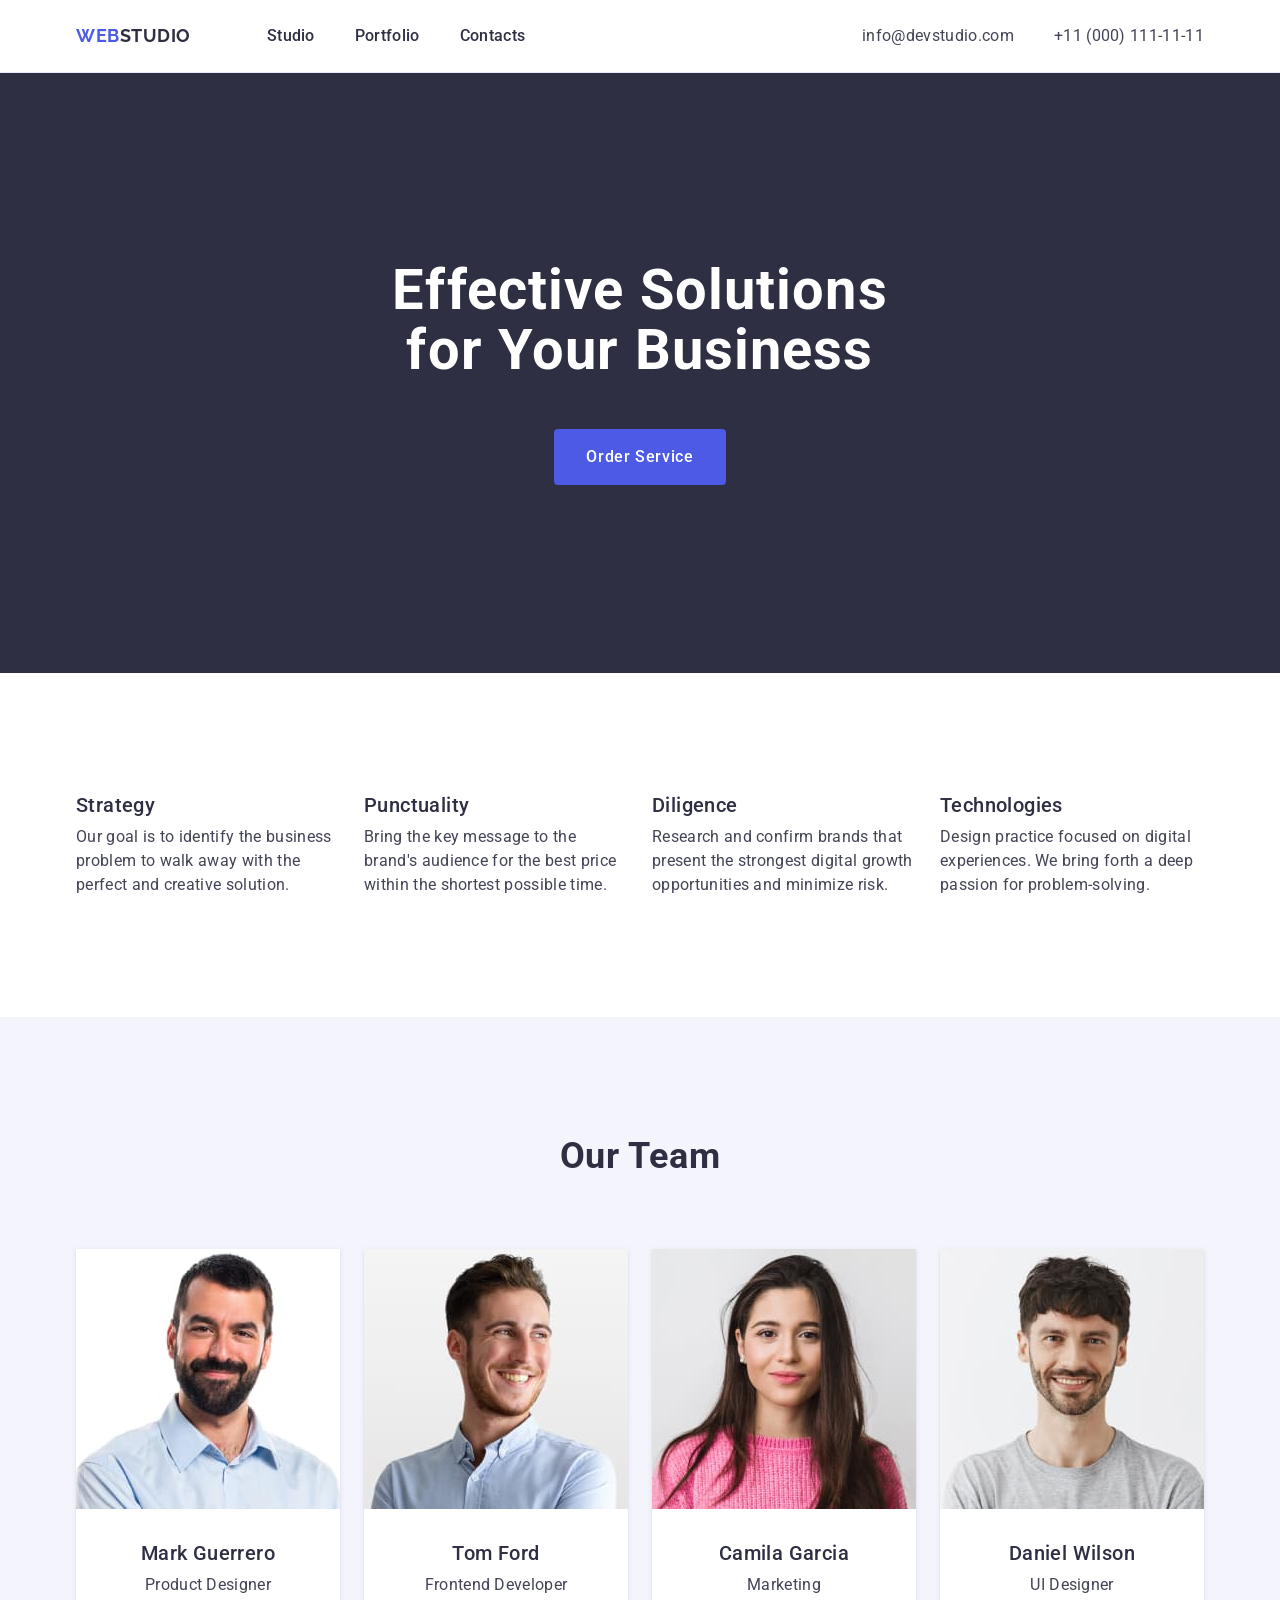
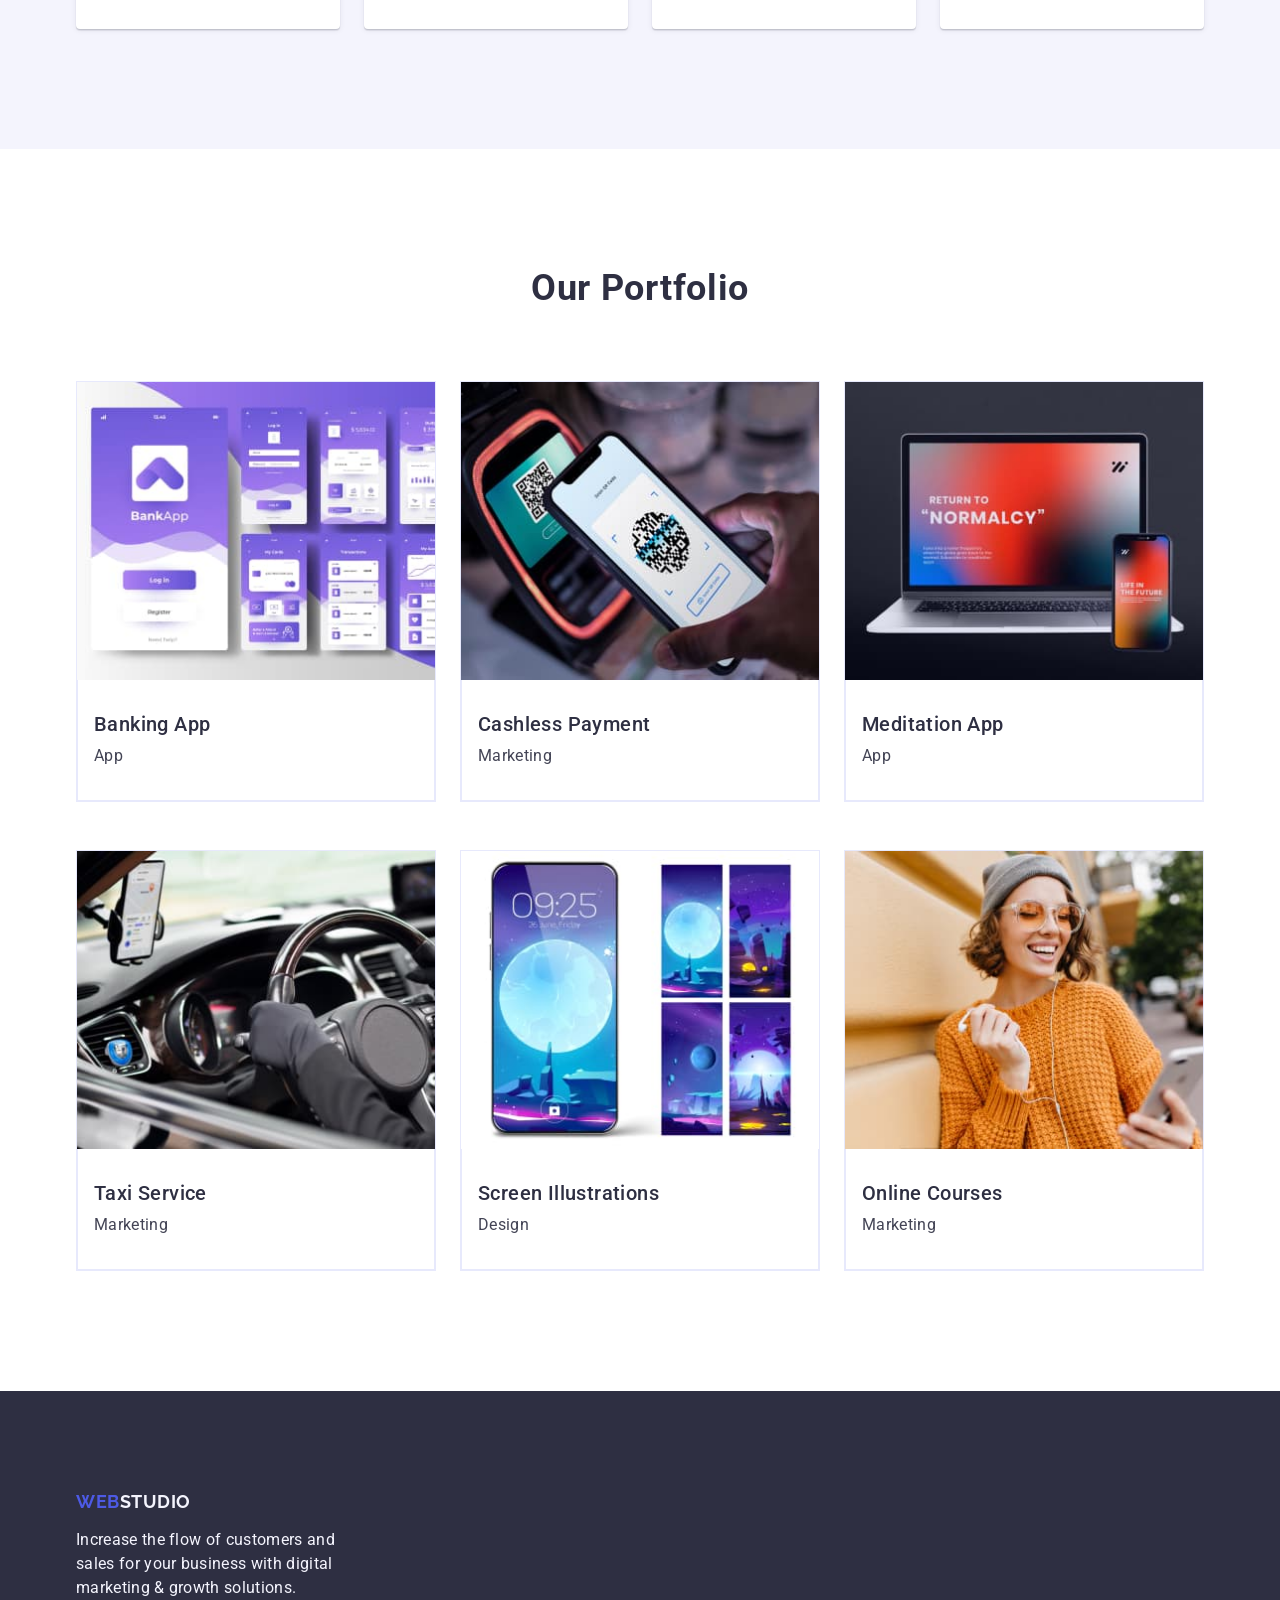
<file: index.html>
<!DOCTYPE html>
<html lang="en">
  <head>
    <meta charset="UTF-8" />
    <meta name="viewport" content="width=device-width, initial-scale=1.0" />
    <meta name="description" content="Effective Solutions for Your Business" />
    <title>WebStudio</title>
    <!-- Favicon -->
    <!-- Fonts -->
    <link rel="preconnect" href="https://fonts.googleapis.com" />
    <link rel="preconnect" href="https://fonts.gstatic.com" crossorigin />
    <link
      href="https://fonts.googleapis.com/css2?family=Raleway:wght@700&family=Roboto:wght@400;500;700&display=swap"
      rel="stylesheet"
    />
    <!-- modern-normalize -->
    <link
      rel="stylesheet"
      href="https://cdn.jsdelivr.net/npm/modern-normalize@2.0.0/modern-normalize.min.css"
    />
    <!-- Custom style -->
    <link rel="stylesheet" href="./css/styles.css" />
  </head>
  <body>
    <!-- *header -->
    <header class="header">
      <div class="header-container container">
        <nav class="header-nav">
          <a class="main-logo" href="./index.html"
            >Web<span class="header-logo-accent">Studio</span></a
          >
          <ul class="header-nav-list">
            <li class="header-nav-item">
              <a class="header-nav-link" href="./index.html">Studio</a>
            </li>
            <li class="header-nav-item">
              <a class="header-nav-link" href="">Portfolio</a>
            </li>
            <li class="header-nav-item">
              <a class="header-nav-link" href="">Contacts</a>
            </li>
          </ul>
        </nav>
        <address class="header-address">
          <ul class="header-address-list">
            <li class="header-address-item">
              <a class="header-address-link" href="mailto:info@devstudio.com"
                >info@devstudio.com</a
              >
            </li>
            <li class="header-address-item">
              <a class="header-address-link" href="tel:+110001111111"
                >+11 (000) 111-11-11</a
              >
            </li>
          </ul>
        </address>
      </div>
    </header>
    <main>
      <!-- *section hero -->
      <section class="hero section">
        <div class="hero-container container">
          <h1 class="hero-titel">Effective Solutions for Your Business</h1>
          <button class="hero-button" type="button">Order Service</button>
        </div>
      </section>
      <!-- *section advantages -->
      <section class="advantages section">
        <div class="container">
          <h2 class="advantages-titel visually-hidden">advantages</h2>
          <ul class="advantages-list">
            <li class="advantages-item">
              <h3 class="advantages-titel-caption">Strategy</h3>
              <p class="advantages-desc">
                Our goal is to identify the business problem to walk away with
                the perfect and creative solution.
              </p>
            </li>
            <li class="advantages-item">
              <h3 class="advantages-titel-caption">Punctuality</h3>
              <p class="advantages-desc">
                Bring the key message to the brand's audience for the best price
                within the shortest possible time.
              </p>
            </li>
            <li class="advantages-item">
              <h3 class="advantages-titel-caption">Diligence</h3>
              <p class="advantages-desc">
                Research and confirm brands that present the strongest digital
                growth opportunities and minimize risk.
              </p>
            </li>
            <li class="advantages-item">
              <h3 class="advantages-titel-caption">Technologies</h3>
              <p class="advantages-desc">
                Design practice focused on digital experiences. We bring forth a
                deep passion for problem-solving.
              </p>
            </li>
          </ul>
        </div>
      </section>
      <!-- *section team -->
      <section class="team section">
        <div class="container">
          <h2 class="team-titel">Our Team</h2>
          <ul class="team-list">
            <li class="team-item">
              <img
                class="team-pic"
                src="./images/team/img-3.jpg"
                alt="photo man"
                width="264"
                height="260"
              />
              <div class="team-wrap">
                <h3 class="team-titel-caption">Mark Guerrero</h3>
                <p class="team-desc">Product Designer</p>
              </div>
            </li>
            <li class="team-item">
              <img
                class="team-pic"
                src="./images/team/img-2.jpg"
                alt="photo man"
                width="264"
                height="260"
              />
              <div class="team-wrap">
                <h3 class="team-titel-caption">Tom Ford</h3>
                <p class="team-desc">Frontend Developer</p>
              </div>
            </li>
            <li class="team-item">
              <img
                class="team-pic"
                src="./images/team/img-1.jpg"
                alt="photo woman"
                width="264"
                height="260"
              />
              <div class="team-wrap">
                <h3 class="team-titel-caption">Camila Garcia</h3>
                <p class="team-desc">Marketing</p>
              </div>
            </li>
            <li class="team-item">
              <img
                class="team-pic"
                src="./images/team/img.jpg"
                alt="photo man"
                width="264"
                height="260"
              />
              <div class="team-wrap">
                <h3 class="team-titel-caption">Daniel Wilson</h3>
                <p class="team-desc">UI Designer</p>
              </div>
            </li>
          </ul>
        </div>
      </section>
      <!-- *our portfolio -->
      <section class="portfolio section">
        <div class="container">
          <h2 class="portfolio-titel">Our Portfolio</h2>
          <ul class="portfolio-list">
            <li class="portfolio-item">
              <img
                class="portfolio-pic"
                src="./images/portfolio/imgportfolio-5.jpg"
                alt="photo banking app"
                width="360"
                height="300"
              />
              <div class="portfolio-wrap">
                <h3 class="portfolio-titel-caption">Banking App</h3>
                <p class="portfolio-desc">App</p>
              </div>
            </li>
            <li class="portfolio-item">
              <img
                class="portfolio-pic"
                src="./images/portfolio/imgportfolio-4.jpg"
                alt="photo phone"
                width="360"
                height="300"
              />
              <div class="portfolio-wrap">
                <h3 class="portfolio-titel-caption">Cashless Payment</h3>
                <p class="portfolio-desc">Marketing</p>
              </div>
            </li>
            <li class="portfolio-item">
              <img
                class="portfolio-pic"
                src="./images/portfolio/imgportfolio-3.jpg"
                alt="photo laptop"
                width="360"
                height="300"
              />
              <div class="portfolio-wrap">
                <h3 class="portfolio-titel-caption">Meditation App</h3>
                <p class="portfolio-desc">App</p>
              </div>
            </li>
            <li class="portfolio-item">
              <img
                class="portfolio-pic"
                src="./images/portfolio/imgportfolio-2.jpg"
                alt="photo car"
                width="360"
                height="300"
              />
              <div class="portfolio-wrap">
                <h3 class="portfolio-titel-caption">Taxi Service</h3>
                <p class="portfolio-desc">Marketing</p>
              </div>
            </li>
            <li class="portfolio-item">
              <img
                class="portfolio-pic"
                src="./images/portfolio/imgportfolio-1.jpg"
                alt="photo phone"
                width="360"
                height="300"
              />
              <div class="portfolio-wrap">
                <h3 class="portfolio-titel-caption">Screen Illustrations</h3>
                <p class="portfolio-desc">Design</p>
              </div>
            </li>
            <li class="portfolio-item">
              <img
                class="portfolio-pic"
                src="./images/portfolio/imgportfolio.jpg"
                alt="photo woman"
                width="360"
                height="300"
              />
              <div class="portfolio-wrap">
                <h3 class="portfolio-titel-caption">Online Courses</h3>
                <p class="portfolio-desc">Marketing</p>
              </div>
            </li>
          </ul>
        </div>
      </section>
    </main>
    <!-- *footer -->
    <footer class="footer">
      <div class="container footer-wrap">
        <a class="main-logo footer-logo" href="./index.html"
          >Web<span class="footer-logo-accent">Studio</span></a
        >
        <p class="footer-desc">
          Increase the flow of customers and sales for your business with
          digital marketing & growth solutions.
        </p>
      </div>
    </footer>
  </body>
</html>
</file>
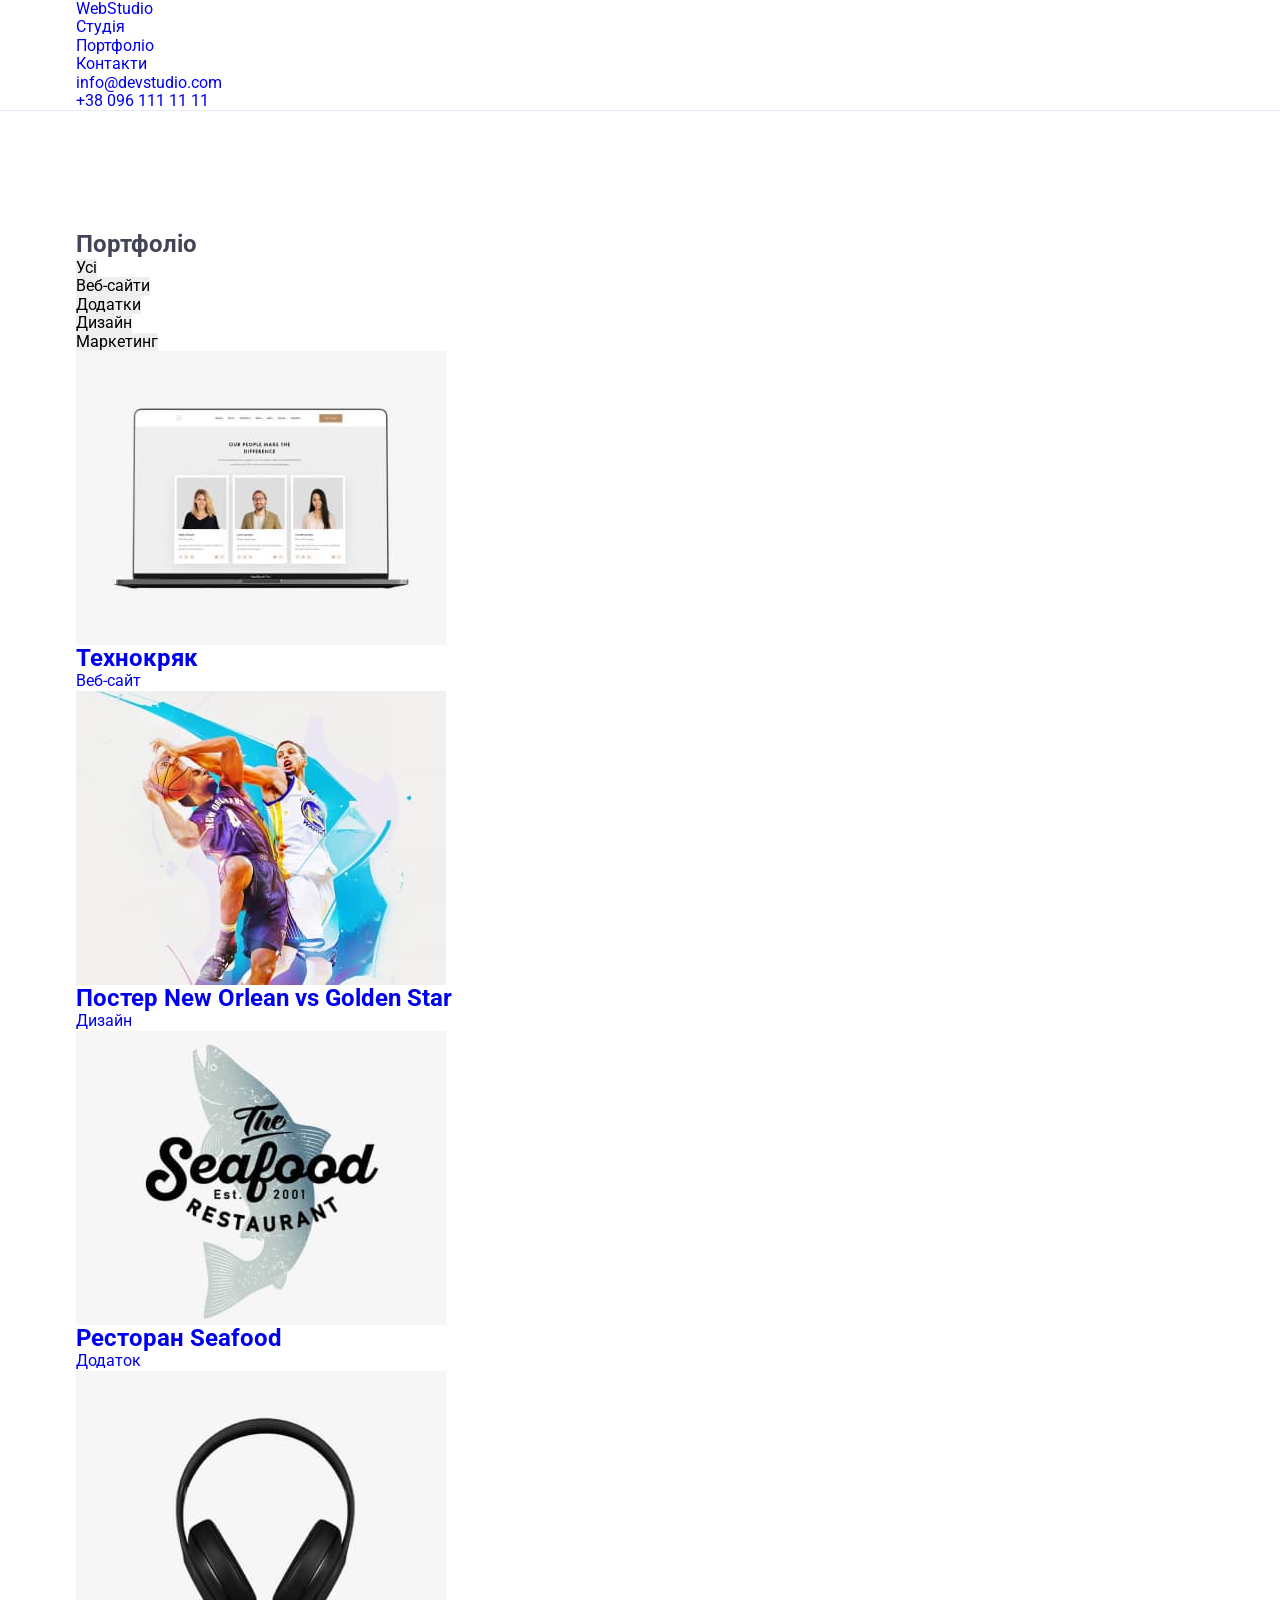
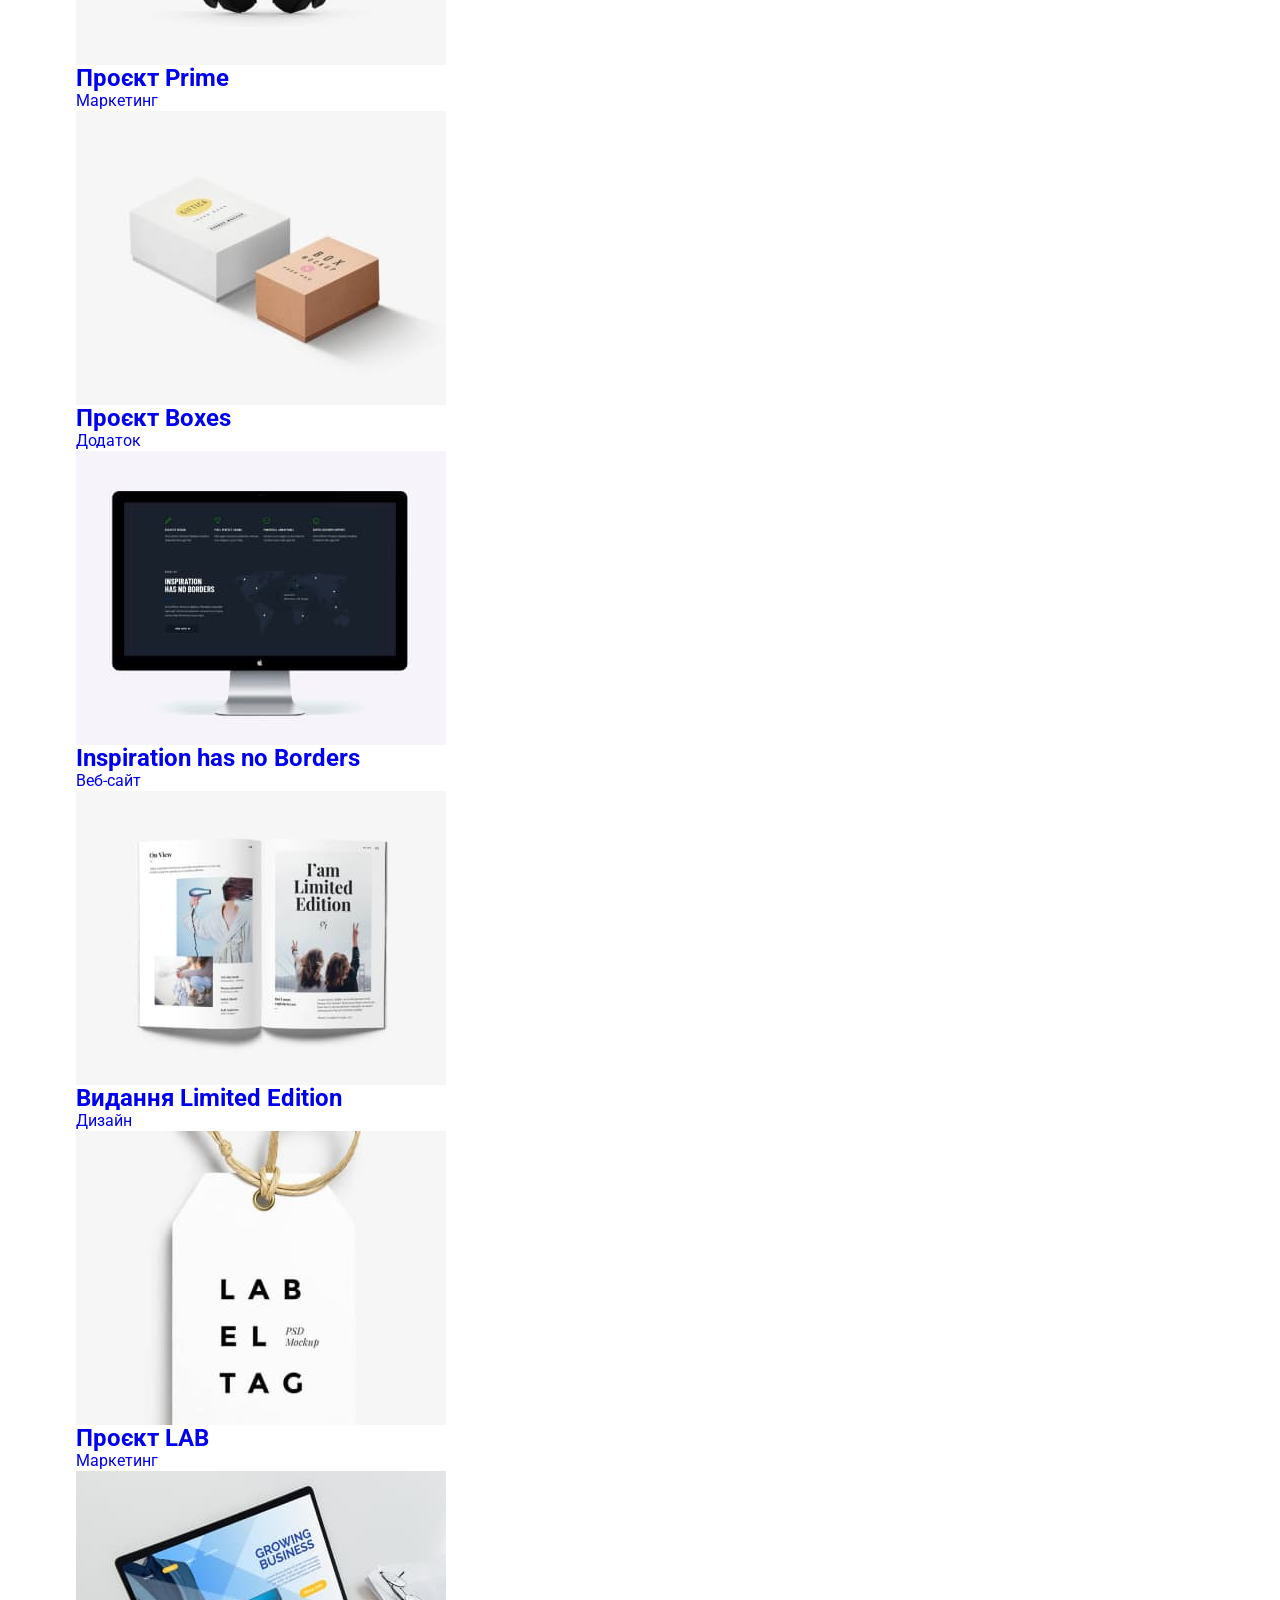
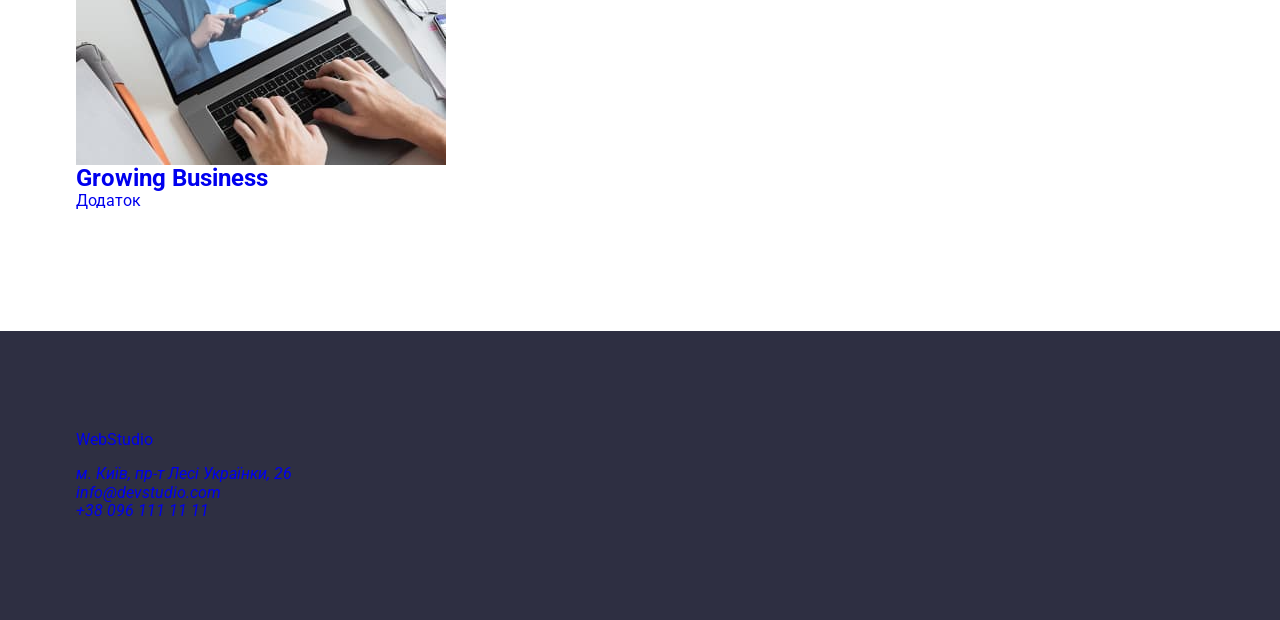
<file: portfolio.html>
<!DOCTYPE html>
<html lang="uk">
  <head>
    <meta charset="UTF-8" />
    <meta http-equiv="X-UA-Compatible" content="IE=edge" />
    <meta name="viewport" content="width=device-width, initial-scale=1.0" />
    <title>Портфоліо</title>
    <link
      href="https://fonts.googleapis.com/css2?family=Raleway:wght@700&family=Roboto:wght@400;500;700;900&display=swap"
      rel="stylesheet"
    />
    <link
      rel="stylesheet"
      href="https://cdnjs.cloudflare.com/ajax/libs/modern-normalize/1.0.0/modern-normalize.min.css"
    />
    <link rel="stylesheet" href="./css/styles.css" />
  </head>
  <body>
    <!-- шапка -->
    <header class="header">
      <div class="container main-nav">
        <nav class="site-nav">
          <a href="./index.html" class="logo link" aria-label="logo"
            ><span lang="en"><span class="logo-web-blue">Web</span>Studio</span></a
          >
          <ul class="list-site-nav list">
            <li class="item">
              <a href="./index.html" class="link link-site-nav">Студія</a>
            </li>
            <li class="item">
              <a href="./portfolio.html" class="link current link-site-nav">Портфоліо</a>
            </li>
            <li class="item"><a href="#" class="link link-site-nav">Контакти</a></li>
          </ul>
        </nav>
        <ul class="list-contacts-header list">
          <li class="item">
            <a href="mailto:info@devstudio.com" class="link-contacts-header link"
              >info@devstudio.com</a
            >
          </li>
          <li class="item">
            <a href="tel:+380961111111" class="link-contacts-header link">+38 096 111 11 11</a>
          </li>
        </ul>
      </div>
    </header>
    <main>
      <section class="section sample-works">
        <div class="container">
          <h1 class="section-titel-hidden">Портфоліо</h1>
          <ul class="list list-filter">
            <li class="button-item"><button type="button" class="button-filter">Усі</button></li>
            <li class="button-item">
              <button type="button" class="button button-filter">Веб-сайти</button>
            </li>
            <li class="button-item">
              <button type="button" class="button button-filter">Додатки</button>
            </li>
            <li class="button-item">
              <button type="button" class="button button-filter">Дизайн</button>
            </li>
            <li class="button-item">
              <button type="button" class="button button-filter">Маркетинг</button>
            </li>
          </ul>
          <ul class="list list-sample-work">
            <li class="works-item">
              <a href="#" class="link link-portfolio">
                <img
                  src="./images/img_website_tex.jpg"
                  alt="приклад дизайну веб-сайта"
                  width="370"
                />
                <div class="works-examples">
                  <h2 class="list-sample-work-titel">Технокряк</h2>
                  <p class="list-sample-work-paragraph">Веб-сайт</p>
                </div>
              </a>
            </li>
            <li class="works-item">
              <a href="#" class="link link-portfolio">
                <img
                  src="./images/img_new_orlean.jpg"
                  alt="приклад дизайну постера  матч с баскетболу"
                  width="370"
                />
                <div class="works-examples">
                  <h2 class="list-sample-work-titel">
                    Постер <span lang="en">New Orlean vs Golden Star</span>
                  </h2>
                  <p class="list-sample-work-paragraph">Дизайн</p>
                </div>
              </a>
            </li>
            <li class="works-item">
              <a href="#" class="link link-portfolio">
                <img
                  src="./images/img_seafood.jpg"
                  alt="приклад дизайну зображено лейбела ресорана"
                  width="370"
                />
                <div class="works-examples">
                  <h2 class="list-sample-work-titel">Ресторан <span lang="en">Seafood</span></h2>
                  <p class="list-sample-work-paragraph">Додаток</p>
                </div>
              </a>
            </li>
            <li class="works-item">
              <a href="#" class="link link-portfolio">
                <img
                  src="./images/img_project_prime.jpg"
                  alt="приклад дизайну лейбла проєкта зображено навушники"
                  width="370"
                />
                <div class="works-examples">
                  <h2 class="list-sample-work-titel">Проєкт <span lang="en">Prime</span></h2>
                  <p class="list-sample-work-paragraph">Маркетинг</p>
                </div>
              </a>
            </li>
            <li class="works-item">
              <a href="#" class="link link-portfolio">
                <img
                  src="./images/img_boxes.jpg"
                  alt="приклад дезайна додатку зображено упаковочні коробки"
                  width="370"
                />
                <div class="works-examples">
                  <h2 class="list-sample-work-titel">Проєкт <span lang="en">Boxes</span></h2>
                  <p class="list-sample-work-paragraph">Додаток</p>
                </div>
              </a>
            </li>
            <li class="works-item">
              <a href="#" class="link link-portfolio">
                <img
                  src="./images/img_website_two.jpg"
                  alt="приклад дизайну веб-сайта"
                  width="370"
                />
                <div class="works-examples">
                  <h2 class="list-sample-work-titel">
                    <span lang="en">Inspiration has no Borders</span>
                  </h2>
                  <p class="list-sample-work-paragraph">Веб-сайт</p>
                </div>
              </a>
            </li>
            <li class="works-item">
              <a href="#" class="link link-portfolio">
                <img src="./images/img_newspaper.jpg" alt="приклад дизайну журналу" width="370" />
                <div class="works-examples">
                  <h2 class="list-sample-work-titel">
                    Видання <span lang="en">Limited Edition</span>
                  </h2>
                  <p class="list-sample-work-paragraph">Дизайн</p>
                </div>
              </a>
            </li>
            <li class="works-item">
              <a href="#" class="link link-portfolio">
                <img
                  src="./images/lab_img.jpg"
                  alt="приклад дизайну проекту зображено бірку"
                  width="370"
                />
                <div class="works-examples">
                  <h2 class="list-sample-work-titel">Проєкт <span lang="en">LAB</span></h2>
                  <p class="list-sample-work-paragraph">Маркетинг</p>
                </div>
              </a>
            </li>
            <li class="works-item">
              <a href="#" class="link link-portfolio">
                <img
                  src="./images/img_growing_business.jpg"
                  alt="приклад дизайну додатка зображено роботу з додатком на компютері"
                  width="370"
                />
                <div class="works-examples">
                  <h2 class="list-sample-work-titel"><span lang="en">Growing Business</span></h2>
                  <p class="list-sample-work-paragraph">Додаток</p>
                </div>
              </a>
            </li>
          </ul>
        </div>
      </section>
    </main>
    <!-- футер -->
    <footer class="footer">
      <div class="container">
        <a href="./index.html" class="footer-logo" aria-label="logo"
          ><span lang="en"><span class="logo-web-blue">Web</span>Studio</span></a
        >
        <address class="address-footer">
          <ul class="contacts-footer list">
            <li>
              <a
                href="https://www.google.com/maps/place/%D0%B1%D1%83%D0%BB.+%D0%9B%D0%B5%D1%81%D0%B8+%D0%A3%D0%BA%D1%80%D0%B0%D0%B8%D0%BD%D0%BA%D0%B8,+26,+%D0%9A%D0%B8%D0%B5%D0%B2,+%D0%A3%D0%BA%D1%80%D0%B0%D0%B8%D0%BD%D0%B0,+02000/@50.4265807,30.53838x58,17z/data=!3m1!4b1!4m5!3m4!1s0x40d4cf0e033ecbe9:0x57a4dffefec77da0!8m2!3d50.4265807!4d30.5383858"
                target="_blank"
                rel="noopener noreferrer"
                class="contacts-footer-street"
                >м. Київ, пр-т Лесі Українки, 26</a
              >
            </li>
            <li>
              <a href="mailto:info@devstudio.com" class="contacts-footer-mail"
                >info@devstudio.com</a
              >
            </li>
            <li><a href="tel:+380961111111" class="contacts-footer-tel">+38 096 111 11 11</a></li>
          </ul>
        </address>
      </div>
    </footer>
  </body>
</html>
</file>
<file: css/styles.css>
/* Base styles */
body {
  font-family: 'Roboto', sans-serif;
  color: #434455;
  background-color: #fff;
}

/* Reset styles */
h1,
h2,
h3,
h4,
h5,
h6,
p {
  margin: 0;
}
ul,
ol {
  list-style-type: none;
  margin: 0;
  padding: 0;
}

img {
  display: block;
  max-width: 100%;
  height: auto;
}

a {
  text-decoration: none;
}

button {
  /* display: block; */
  padding: 0;
  border: none;
  cursor: pointer;
}

/* Common styles */

.visually-hidden {
  position: absolute;
  width: 1px;
  height: 1px;
  margin: -1px;
  border: 0;
  padding: 0;
  white-space: nowrap;
  clip: rect(0 0 0 0);
  clip-path: inset(100%);
  overflow: hidden;
}

.section {
  padding-top: 120px;
  padding-bottom: 120px;
}

.container {
  width: 1158px;
  padding-left: 15px;
  padding-right: 15px;
  margin-left: auto;
  margin-right: auto;
}

.team-titel,
.portfolio-titel {
  margin-bottom: 72px;
  color: #2e2f42;
  text-align: center;
  font-size: 36px;
  line-height: 1.11;
  letter-spacing: 0.02em;
  text-transform: capitalize;
}

.advantages-titel-caption,
.team-titel-caption,
.portfolio-titel-caption {
  color: #2e2f42;
  font-size: 20px;
  font-weight: 500;
  line-height: 1.2;
  letter-spacing: 0.02em;
}

.advantages-desc,
.team-desc,
.portfolio-desc {
  font-size: 16px;
  line-height: 1.5;
  letter-spacing: 0.02em;
}

/* !header */
.header {
  border-bottom: 1px solid #e7e9fc;
}
.header-container {
  display: flex;
  align-items: center;
}

.header-nav {
  display: flex;
  align-items: center;
}

.header-nav-list {
  display: flex;
}

.header-address-list {
  display: flex;
  font-style: normal;
  gap: 40px;
}

.header-address {
  margin-left: auto;
}

.header-nav-item:not(:last-child) {
  margin-right: 40px;
}

.main-logo {
  display: inline-flex;
  align-items: center;
  color: #4d5ae5;
  font-family: 'Raleway', sans-serif;
  font-size: 18px;
  font-weight: 700;
  line-height: 1.17;
  letter-spacing: 0.03em;
  text-transform: uppercase;
  margin-right: 76px;
}

.header-logo-accent {
  color: #2e2f42;
}

.header-nav-link {
  display: block;
  color: #2e2f42;
  font-size: 16px;
  font-weight: 500;
  line-height: 1.5;
  letter-spacing: 0.02em;
  padding: 24px 0;
}

/* address {
  font-style: normal;
} */

.header-address-link {
  color: #434455;
  font-size: 16px;
  font-weight: 400;
  line-height: 1.5;
  letter-spacing: 0.02em;
}

.header-nav-link:focus,
.header-nav-link:hover {
  color: #404bbf;
}

.header-address-link:focus,
.header-address-link:hover {
  color: #404bbf;
}

/* !hero */

.hero {
  background-color: #2e2f42;
  padding: 188px 0;
  margin: auto;
}

.hero-titel {
  color: #fff;
  max-width: 496px;
  text-align: center;
  font-size: 56px;
  line-height: 1.07;
  letter-spacing: 0.02em;
  margin: auto auto 48px auto;
}

.hero-button {
  display: block;
  min-width: 169px;
  padding: 16px 32px 16px 32px;
  margin: 0 auto 0 auto;
  color: #fff;
  font-size: 16px;
  font-weight: 500;
  line-height: 1.5;
  letter-spacing: 0.04em;
  border-radius: 4px;
  background-color: #4d5ae5;
}

.hero-button:hover,
.hero-button:focus {
  background-color: #404bbf;
}
/* !advantages */

.advantages-list {
  display: flex;
  gap: 24px;
}

.advantages-item {
  width: calc((100% - 24px * 3) / 4);
}

/* .advantages-desc {
  width: 264px;
} */

.advantages-titel-caption {
  margin-bottom: 8px;
}

/* !team */

.team {
  background-color: #f4f4fd;
}

.team-list {
  display: flex;
  flex-wrap: wrap;
  gap: 24px;
}

.team-item {
  background-color: #fff;
  width: calc((100% - 24px * 3) / 4);
  border-radius: 0px 0px 4px 4px;
  box-shadow: 0px 2px 1px 0px rgba(46, 47, 66, 0.08),
    0px 1px 1px 0px rgba(46, 47, 66, 0.16),
    0px 1px 6px 0px rgba(46, 47, 66, 0.08);
}

/* .team-titel {
  margin-bottom: 72px;
} */

.team-wrap {
  padding: 32px 0;
}

.team-titel-caption {
  margin-bottom: 8px;
  text-align: center;
}

.team-desc {
  text-align: center;
}

/* !our portfolio */

.portfolio-list {
  display: flex;
  flex-wrap: wrap;
  gap: 24px;
  row-gap: 48px;
}

.portfolio-item {
  width: calc((100% - 24px * 2) / 3);
  border: 1px solid var(--CORNFLOWER, #e7e9fc);
}

.portfolio-wrap {
  padding: 32px 16px;
  border: 1px solid #e7e9fc;
  border-top: none;
}

.portfolio-titel-caption {
  margin-bottom: 8px;
}

/* !footer */

.footer {
  background-color: #2e2f42;
  padding: 100px 0 100px 0;
}

.footer-logo {
  display: inline-block;
  margin-bottom: 16px;
}

.footer {
  display: flex;
  flex-direction: column;
}

.footer-logo-accent {
  color: #f4f4fd;
}

.footer-desc {
  width: 264px;
  color: #f4f4fd;
  font-size: 16px;
  line-height: 1.5;
  letter-spacing: 0.02em;
}
</file>
